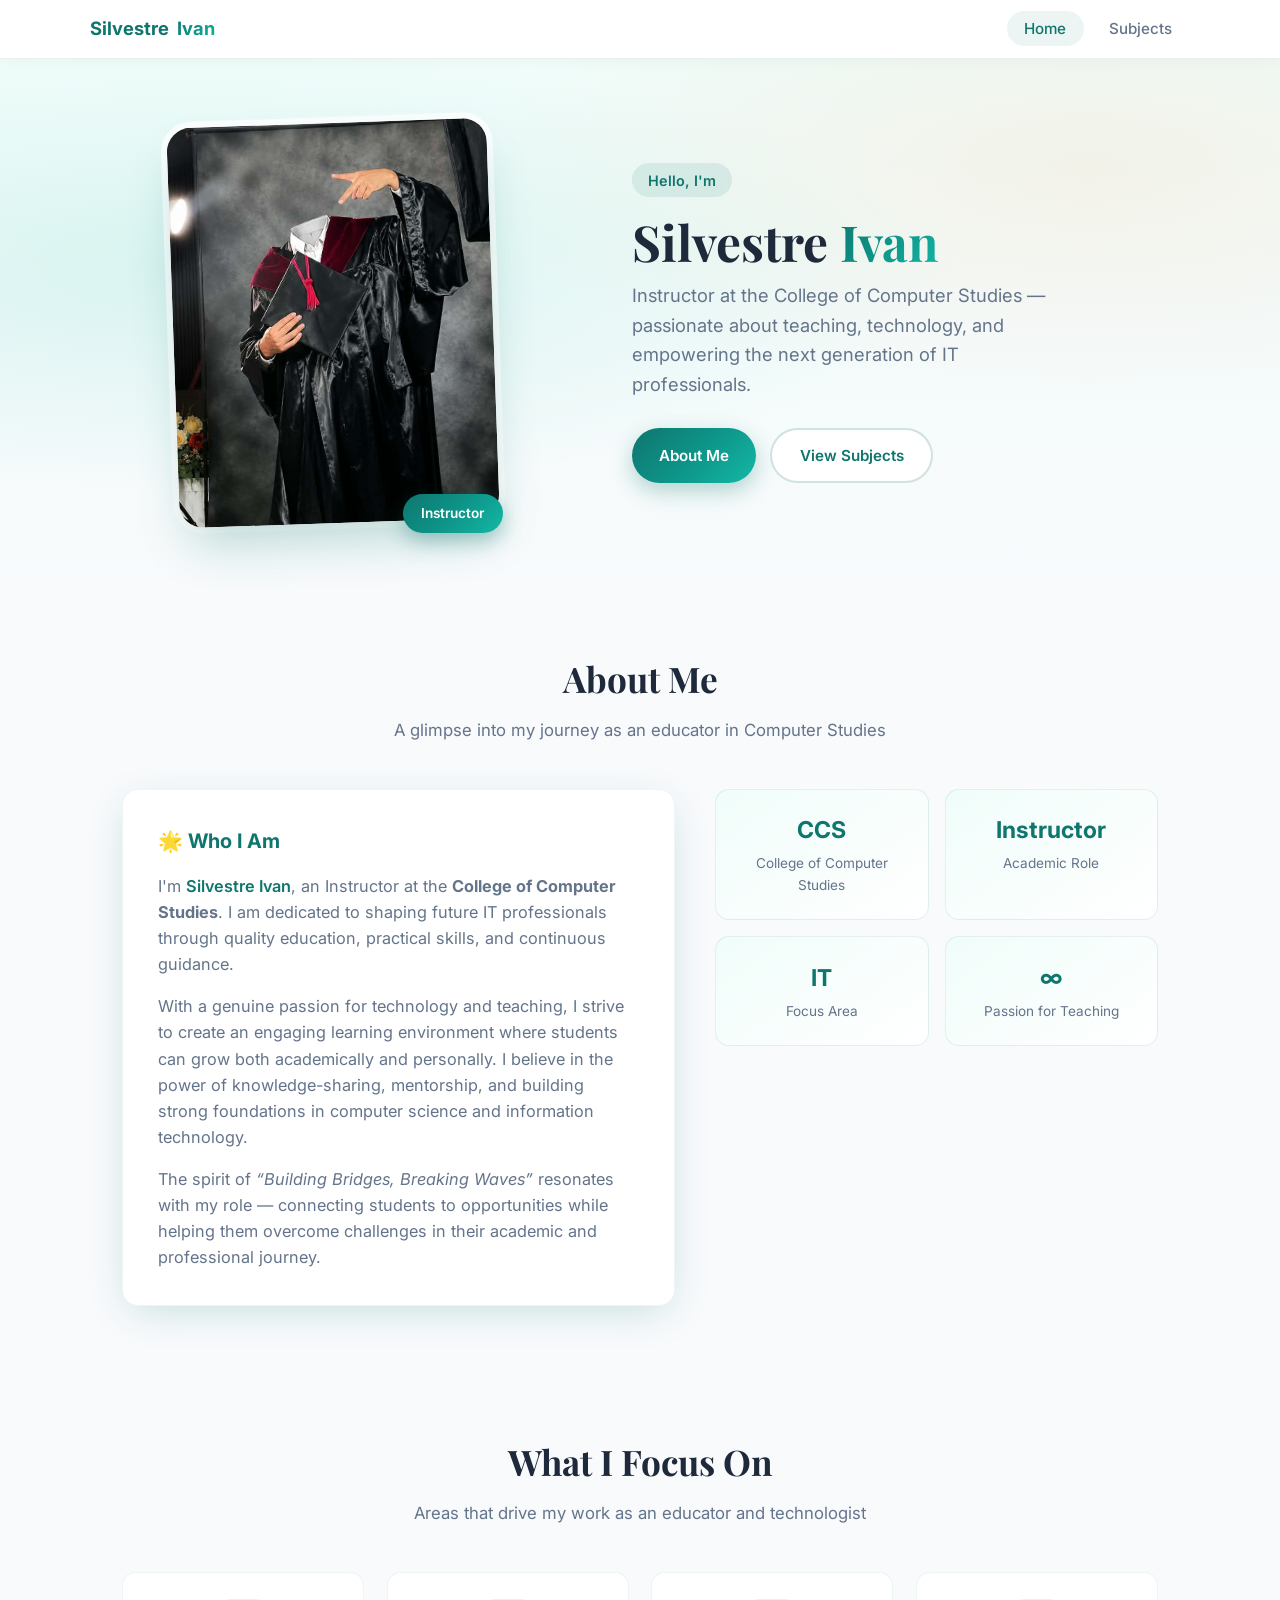
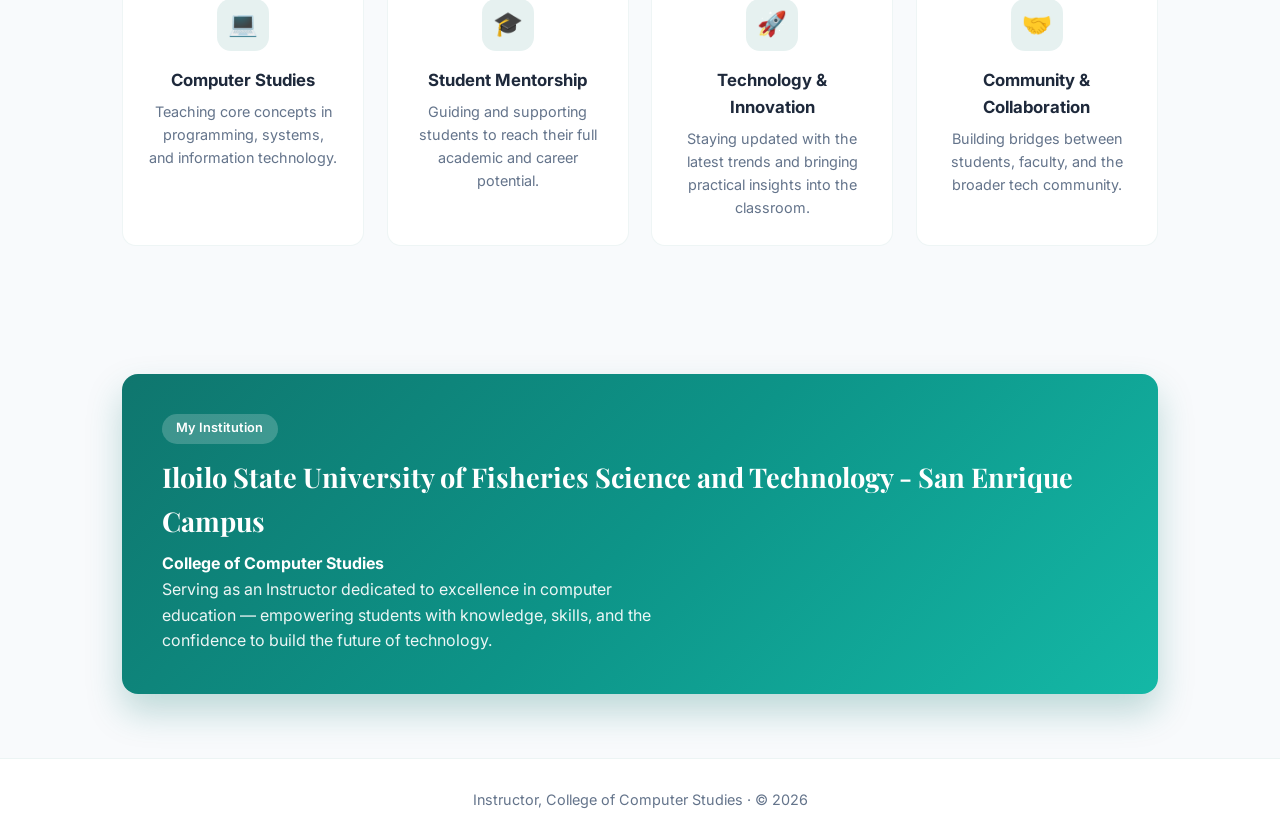
<file: index.html>
<!doctype html>
<html lang="en">
  <head>
    <meta charset="UTF-8" />
    <meta name="viewport" content="width=device-width, initial-scale=1.0" />
    <title>Silvestre Ivan | Instructor – College of Computer Studies</title>
    <link rel="preconnect" href="https://fonts.googleapis.com" />
    <link rel="preconnect" href="https://fonts.gstatic.com" crossorigin />
    <link
      href="https://fonts.googleapis.com/css2?family=Inter:wght@400;500;600;700&family=Playfair+Display:wght@600;700&display=swap"
      rel="stylesheet"
    />
    <link rel="stylesheet" href="style.css" />
  </head>
  <body>
    <!-- NAVBAR -->
    <nav class="navbar">
      <div class="nav-container">
        <a href="index.html" class="nav-logo">Silvestre <span>Ivan</span></a>
        <ul class="nav-links">
          <li><a href="index.html" class="active">Home</a></li>
          <li><a href="subjects.html">Subjects</a></li>
        </ul>
      </div>
    </nav>

    <!-- HERO -->
    <section class="hero">
      <div class="hero-content">
        <div class="photo-wrapper">
          <div class="photo-frame">
            <img src="profile.jpg" alt="Silvestre Ivan" />
          </div>
          <div class="photo-badge">Instructor</div>
        </div>

        <div class="intro">
          <span class="greeting">Hello, I'm</span>
          <h1>Silvestre <span>Ivan</span></h1>
          <p class="tagline">
            Instructor at the College of Computer Studies — passionate about
            teaching, technology, and empowering the next generation of IT
            professionals.
          </p>
          <div class="cta-group">
            <a href="#about" class="btn btn-primary">About Me</a>
            <a href="subjects.html" class="btn btn-outline">View Subjects</a>
          </div>
        </div>
      </div>
    </section>

    <!-- ABOUT -->
    <section class="section" id="about">
      <div class="section-header">
        <h2>About Me</h2>
        <p>A glimpse into my journey as an educator in Computer Studies</p>
      </div>

      <div class="about-grid">
        <div class="about-card">
          <h3>🌟 Who I Am</h3>
          <p>
            I'm <span class="highlight">Silvestre Ivan</span>, an Instructor at
            the <strong>College of Computer Studies</strong>. I am dedicated to
            shaping future IT professionals through quality education, practical
            skills, and continuous guidance.
          </p>
          <p>
            With a genuine passion for technology and teaching, I strive to
            create an engaging learning environment where students can grow both
            academically and personally. I believe in the power of
            knowledge-sharing, mentorship, and building strong foundations in
            computer science and information technology.
          </p>
          <p>
            The spirit of <em>“Building Bridges, Breaking Waves”</em> resonates
            with my role — connecting students to opportunities while helping
            them overcome challenges in their academic and professional journey.
          </p>
        </div>

        <div class="stats">
          <div class="stat-item">
            <div class="stat-number">CCS</div>
            <div class="stat-label">College of Computer Studies</div>
          </div>
          <div class="stat-item">
            <div class="stat-number">Instructor</div>
            <div class="stat-label">Academic Role</div>
          </div>
          <div class="stat-item">
            <div class="stat-number">IT</div>
            <div class="stat-label">Focus Area</div>
          </div>
          <div class="stat-item">
            <div class="stat-number">∞</div>
            <div class="stat-label">Passion for Teaching</div>
          </div>
        </div>
      </div>
    </section>

    <!-- FOCUS -->
    <section class="section">
      <div class="section-header">
        <h2>What I Focus On</h2>
        <p>Areas that drive my work as an educator and technologist</p>
      </div>

      <div class="focus-grid">
        <div class="focus-card">
          <div class="focus-icon">💻</div>
          <h4>Computer Studies</h4>
          <p>
            Teaching core concepts in programming, systems, and information
            technology.
          </p>
        </div>
        <div class="focus-card">
          <div class="focus-icon">🎓</div>
          <h4>Student Mentorship</h4>
          <p>
            Guiding and supporting students to reach their full academic and
            career potential.
          </p>
        </div>
        <div class="focus-card">
          <div class="focus-icon">🚀</div>
          <h4>Technology & Innovation</h4>
          <p>
            Staying updated with the latest trends and bringing practical
            insights into the classroom.
          </p>
        </div>
        <div class="focus-card">
          <div class="focus-icon">🤝</div>
          <h4>Community & Collaboration</h4>
          <p>
            Building bridges between students, faculty, and the broader tech
            community.
          </p>
        </div>
      </div>
    </section>

    <!-- BANNER -->
    <section class="section">
      <div class="banner">
        <span class="banner-tag">My Institution</span>
        <h3>
          Iloilo State University of Fisheries Science and Technology - San
          Enrique Campus
        </h3>
        <h4>College of Computer Studies</h4>
        <p>
          Serving as an Instructor dedicated to excellence in computer education
          — empowering students with knowledge, skills, and the confidence to
          build the future of technology.
        </p>
      </div>
    </section>

    <footer>
      <p>Instructor, College of Computer Studies · © 2026</p>
    </footer>
  </body>
</html>
</file>
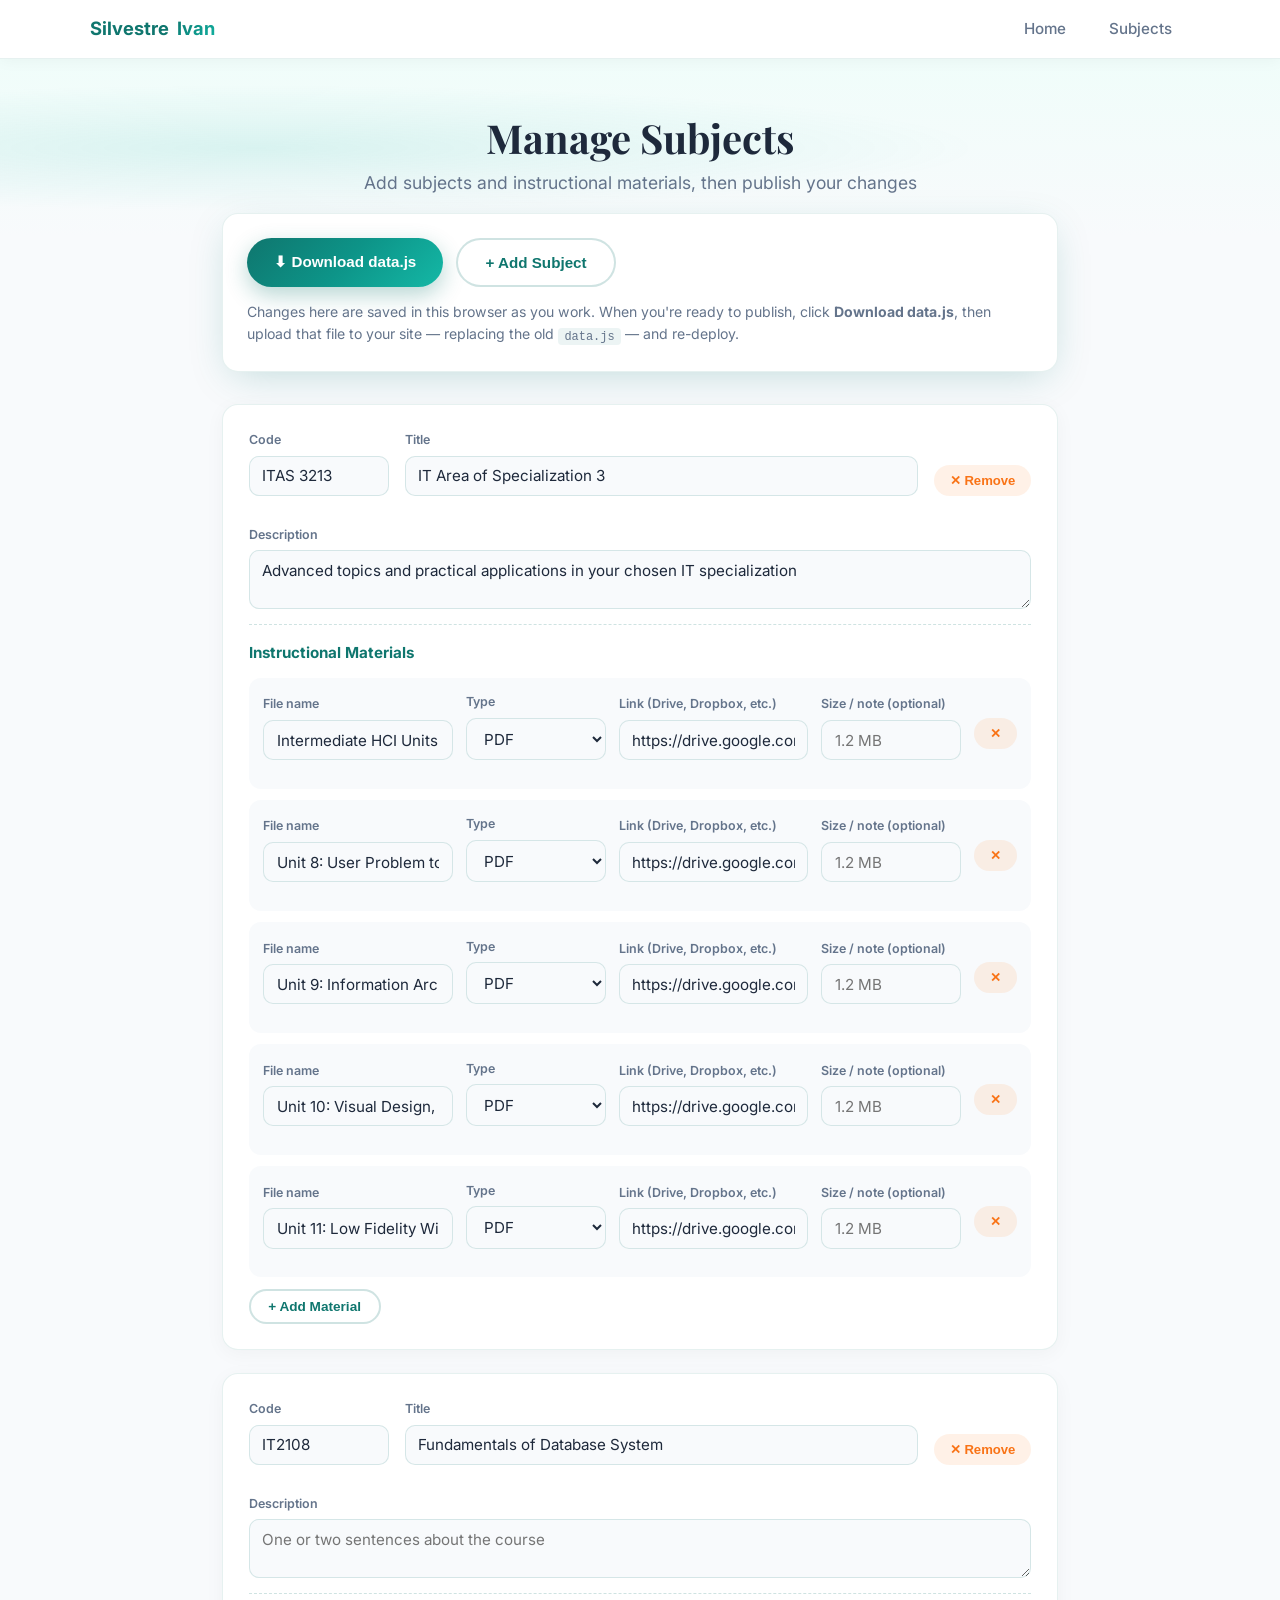
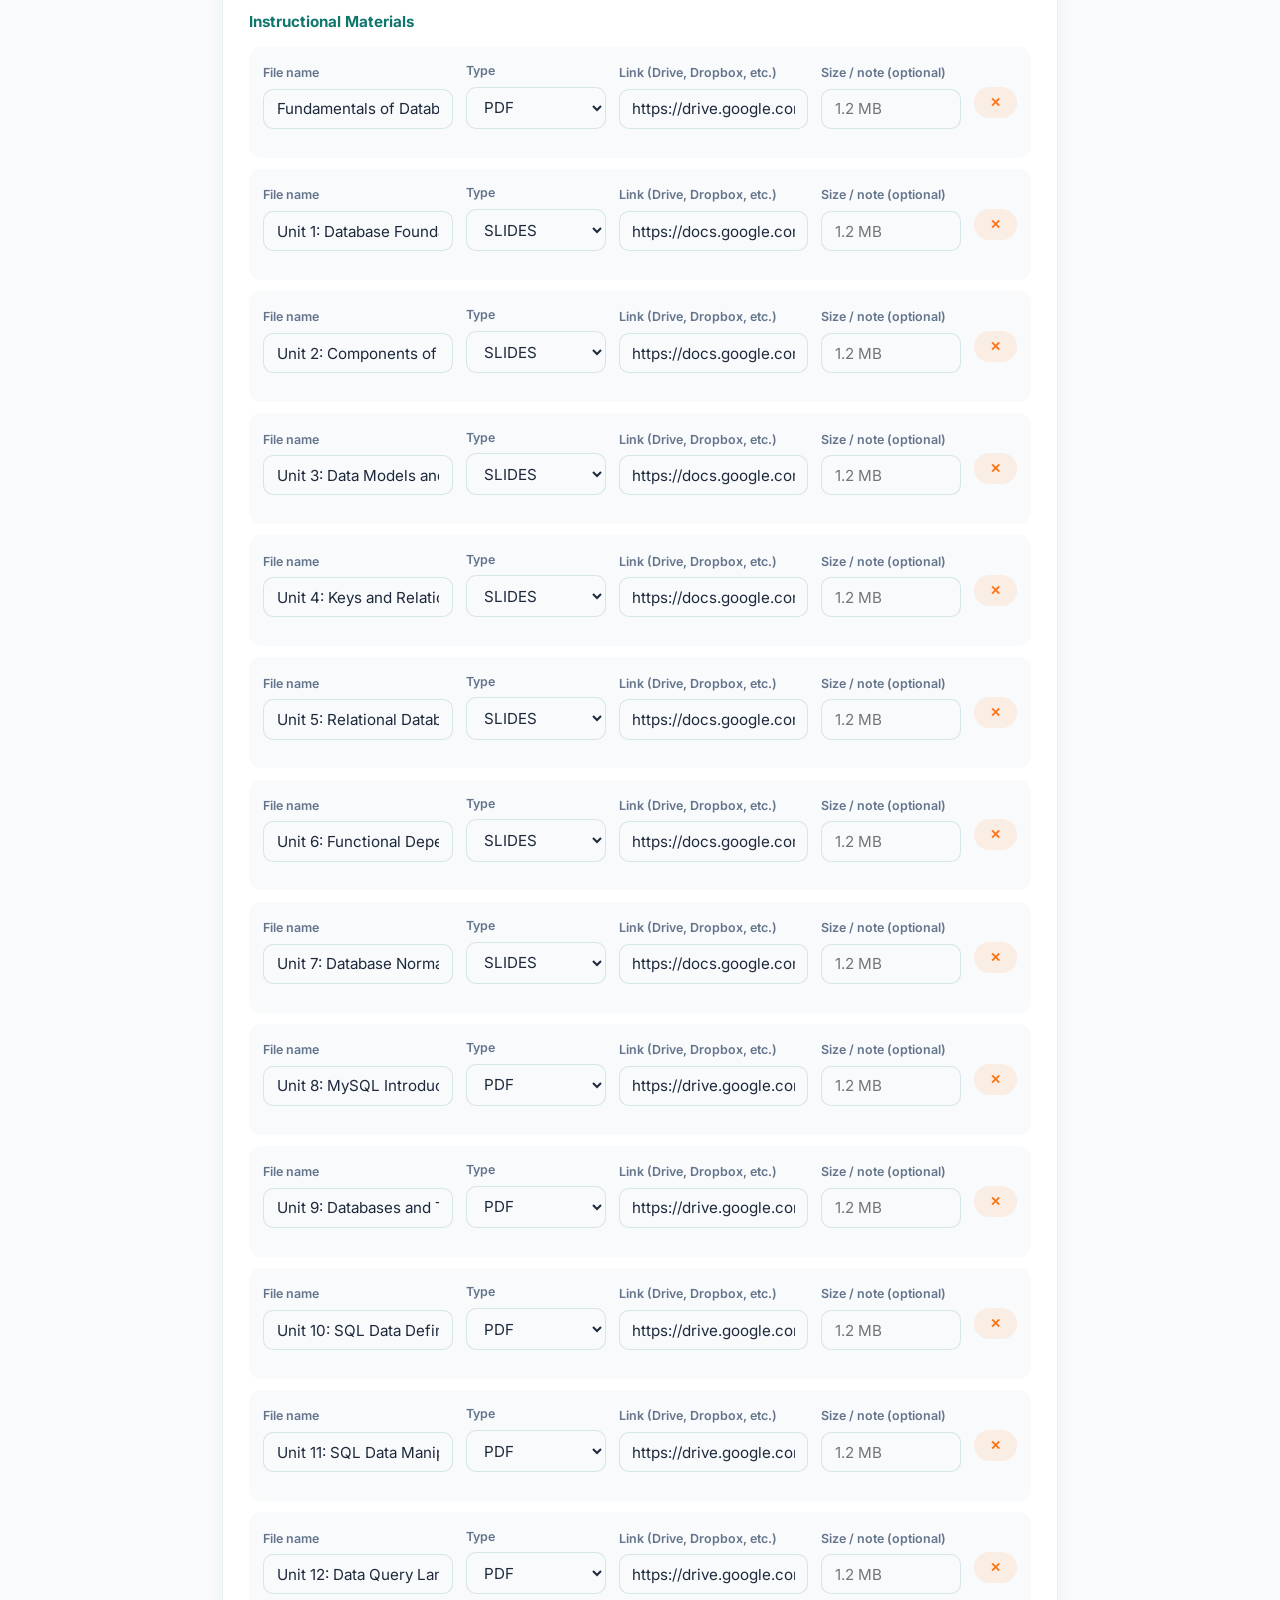
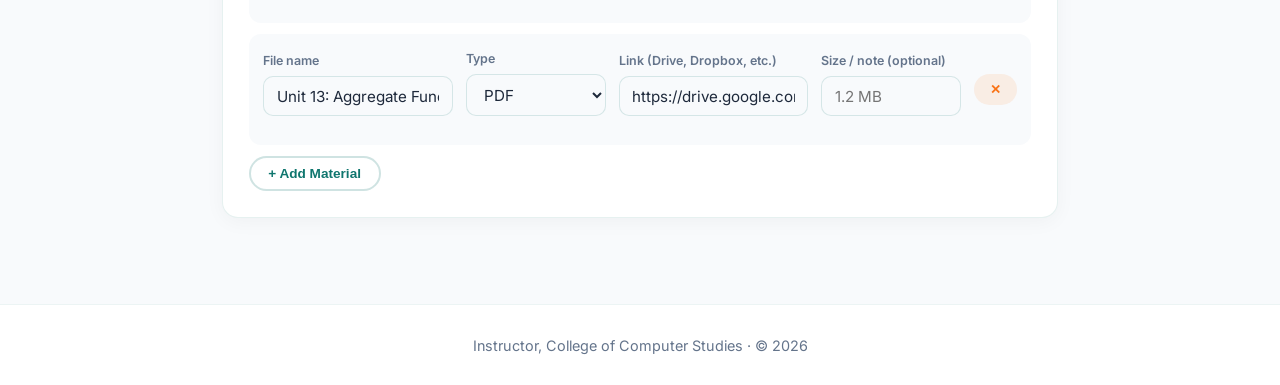
<file: admin.html>
<!DOCTYPE html>
<html lang="en">
<head>
  <meta charset="UTF-8" />
  <meta name="viewport" content="width=device-width, initial-scale=1.0" />
  <title>Manage Subjects | Silvestre Ivan</title>
  <link rel="preconnect" href="https://fonts.googleapis.com" />
  <link rel="preconnect" href="https://fonts.gstatic.com" crossorigin />
  <link href="https://fonts.googleapis.com/css2?family=Inter:wght@400;500;600;700&family=Playfair+Display:wght@600;700&display=swap" rel="stylesheet" />
  <link rel="stylesheet" href="style.css" />
</head>
<body>

  <!-- NAVBAR -->
  <nav class="navbar">
    <div class="nav-container">
      <a href="index.html" class="nav-logo">Silvestre <span>Ivan</span></a>
      <ul class="nav-links">
        <li><a href="index.html">Home</a></li>
        <li><a href="subjects.html">Subjects</a></li>
      </ul>
    </div>
  </nav>

  <!-- PAGE HEADER -->
  <div class="page-header">
    <h1>Manage Subjects</h1>
    <p>Add subjects and instructional materials, then publish your changes</p>
  </div>

  <div class="admin-wrap">

    <div class="admin-toolbar">
      <div>
        <button class="btn btn-primary" id="downloadBtn">⬇ Download data.js</button>
        <button class="btn btn-outline" id="addSubjectBtn">+ Add Subject</button>
      </div>
      <p class="admin-hint">
        Changes here are saved in this browser as you work. When you're
        ready to publish, click <strong>Download data.js</strong>, then
        upload that file to your site — replacing the old <code>data.js</code>
        — and re-deploy.
      </p>
    </div>

    <div id="admin-list"></div>

  </div>

  <footer>
    <p>Instructor, College of Computer Studies · © 2026</p>
  </footer>

  <script src="data.js"></script>
  <script src="admin.js"></script>
</body>
</html>
</file>
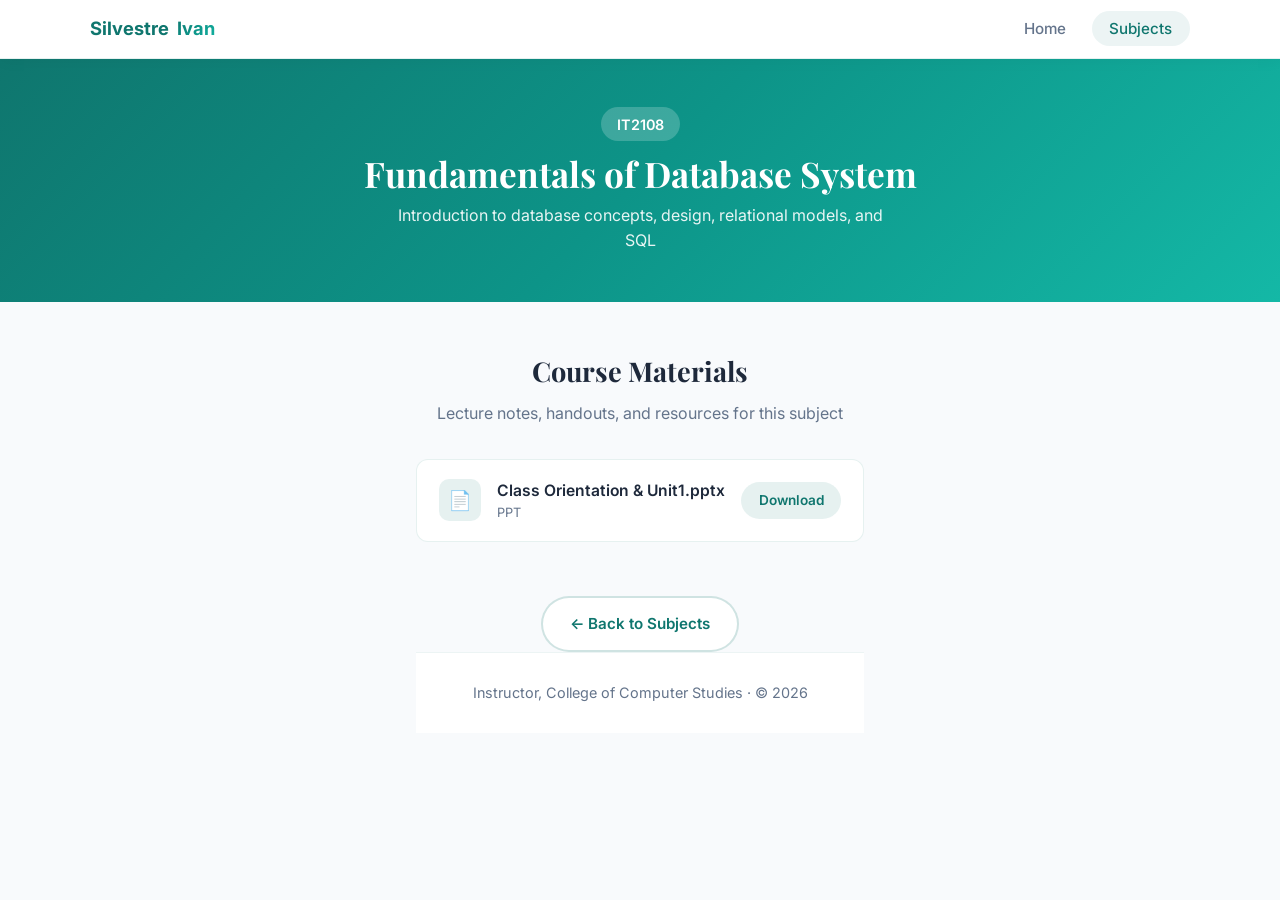
<file: it2108.html>
<!DOCTYPE html>
<html lang="en">
<head>
  <meta charset="UTF-8" />
  <meta name="viewport" content="width=device-width, initial-scale=1.0" />
  <title>IT2108 – Fundamentals of Database System | Silvestre Ivan</title>
  <link rel="preconnect" href="https://fonts.googleapis.com" />
  <link rel="preconnect" href="https://fonts.gstatic.com" crossorigin />
  <link href="https://fonts.googleapis.com/css2?family=Inter:wght@400;500;600;700&family=Playfair+Display:wght@600;700&display=swap" rel="stylesheet" />
  <link rel="stylesheet" href="style.css" />
</head>
<body>

  <!-- NAVBAR -->
  <nav class="navbar">
    <div class="nav-container">
      <a href="index.html" class="nav-logo">Silvestre <span>Ivan</span></a>
      <ul class="nav-links">
        <li><a href="index.html">Home</a></li>
        <li><a href="subjects.html" class="active">Subjects</a></li>
      </ul>
    </div>
  </nav>

  <!-- SUBJECT HERO -->
  <div class="subject-hero">
    <span class="code">IT2108</span>
    <h1>Fundamentals of Database System</h1>
    <p>Introduction to database concepts, design, relational models, and SQL</p>
  </div>

  <!-- MATERIALS -->
  <div class="materials-section">
    <h2>Course Materials</h2>
    <p>Lecture notes, handouts, and resources for this subject</p>

    <div class="file-list">
      <!-- Example file items (replace with real files later) -->
      <!-- 
      <div class="file-item">
        <div class="file-info">
          <div class="file-icon">📄</div>
          <div>
            <div class="file-name">Week 1 – Introduction to Databases.pdf</div>
            <div class="file-meta">PDF · 1.2 MB</div>
          </div>
        </div>
        <a href="files/it2108/week1.pdf" class="btn-download" download>Download</a>
      </div>
      -->

<div class="file-item">
  <div class="file-info">
    <div class="file-icon">📄</div>
    <div>
      <div class="file-name">Class Orientation & Unit1.pptx</div>
      <div class="file-meta">PPT</div>
    </div>
  </div>
  <a href="Week1-Introduction.pdf" class="btn-download" download>Download</a>
</div>

    <div style="text-align: center; margin-top: 2.5rem;">
      <a href="subjects.html" class="btn btn-outline">← Back to Subjects</a>
    </div>
  </div>

  <footer>
    <p>Instructor, College of Computer Studies · © 2026</p>
  </footer>

</body>
</html>
</file>
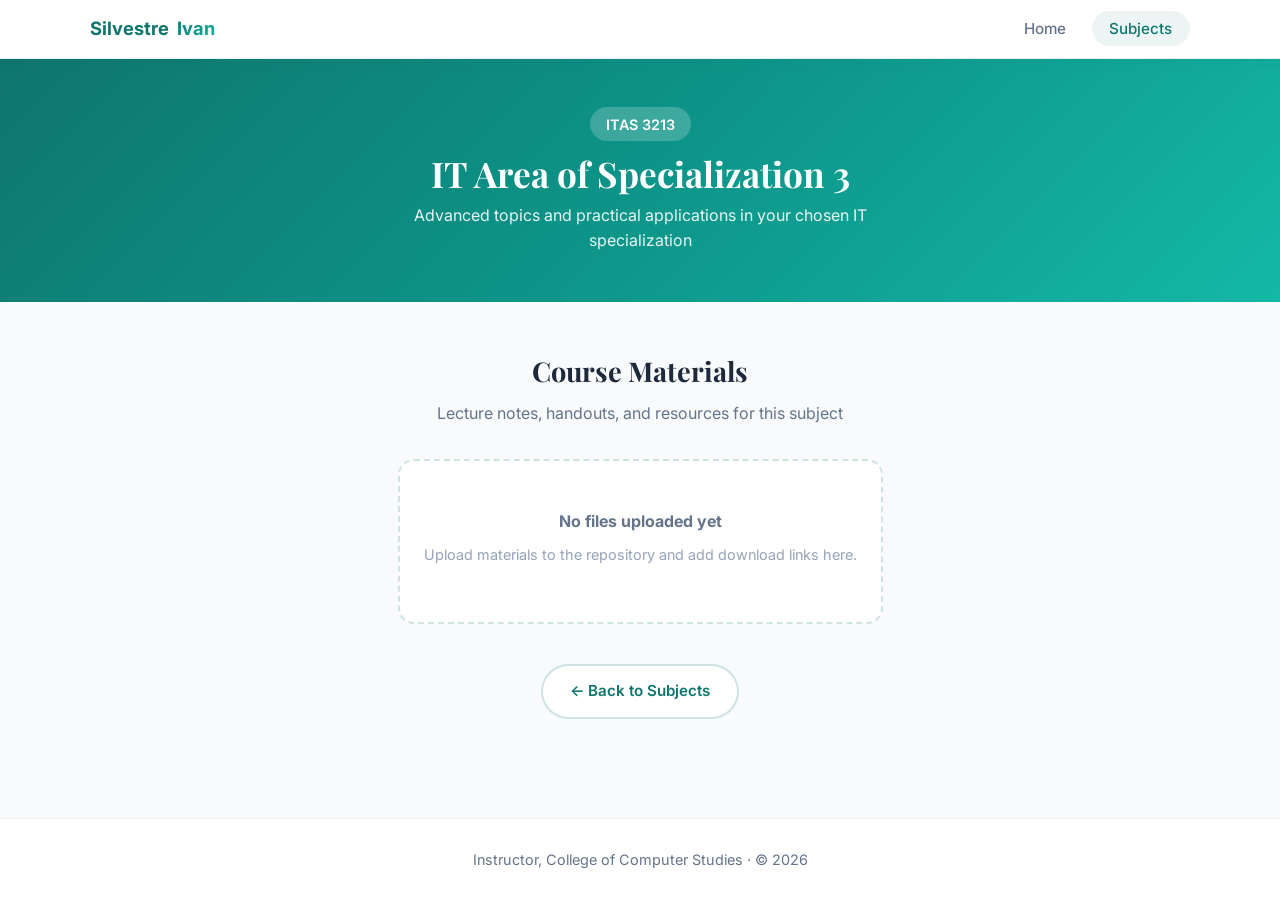
<file: itas3213.html>
<!DOCTYPE html>
<html lang="en">
<head>
  <meta charset="UTF-8" />
  <meta name="viewport" content="width=device-width, initial-scale=1.0" />
  <title>ITAS 3213 – IT Area of Specialization 3 | Silvestre Ivan</title>
  <link rel="preconnect" href="https://fonts.googleapis.com" />
  <link rel="preconnect" href="https://fonts.gstatic.com" crossorigin />
  <link href="https://fonts.googleapis.com/css2?family=Inter:wght@400;500;600;700&family=Playfair+Display:wght@600;700&display=swap" rel="stylesheet" />
  <link rel="stylesheet" href="style.css" />
</head>
<body>

  <!-- NAVBAR -->
  <nav class="navbar">
    <div class="nav-container">
      <a href="index.html" class="nav-logo">Silvestre <span>Ivan</span></a>
      <ul class="nav-links">
        <li><a href="index.html">Home</a></li>
        <li><a href="subjects.html" class="active">Subjects</a></li>
      </ul>
    </div>
  </nav>

  <!-- SUBJECT HERO -->
  <div class="subject-hero">
    <span class="code">ITAS 3213</span>
    <h1>IT Area of Specialization 3</h1>
    <p>Advanced topics and practical applications in your chosen IT specialization</p>
  </div>

  <!-- MATERIALS -->
  <div class="materials-section">
    <h2>Course Materials</h2>
    <p>Lecture notes, handouts, and resources for this subject</p>

    <div class="file-list">
      <!-- Example file items (replace with real files later) -->
      <!-- 
      <div class="file-item">
        <div class="file-info">
          <div class="file-icon">📄</div>
          <div>
            <div class="file-name">Module 1 – Overview.pdf</div>
            <div class="file-meta">PDF · 2.4 MB</div>
          </div>
        </div>
        <a href="files/itas3213/module1.pdf" class="btn-download" download>Download</a>
      </div>
      -->

      <div class="empty-state">
        <p><strong>No files uploaded yet</strong></p>
        <p class="hint">Upload materials to the repository and add download links here.</p>
      </div>
    </div>

    <div style="text-align: center; margin-top: 2.5rem;">
      <a href="subjects.html" class="btn btn-outline">← Back to Subjects</a>
    </div>
  </div>

  <footer>
    <p>Instructor, College of Computer Studies · © 2026</p>
  </footer>

</body>
</html>
</file>
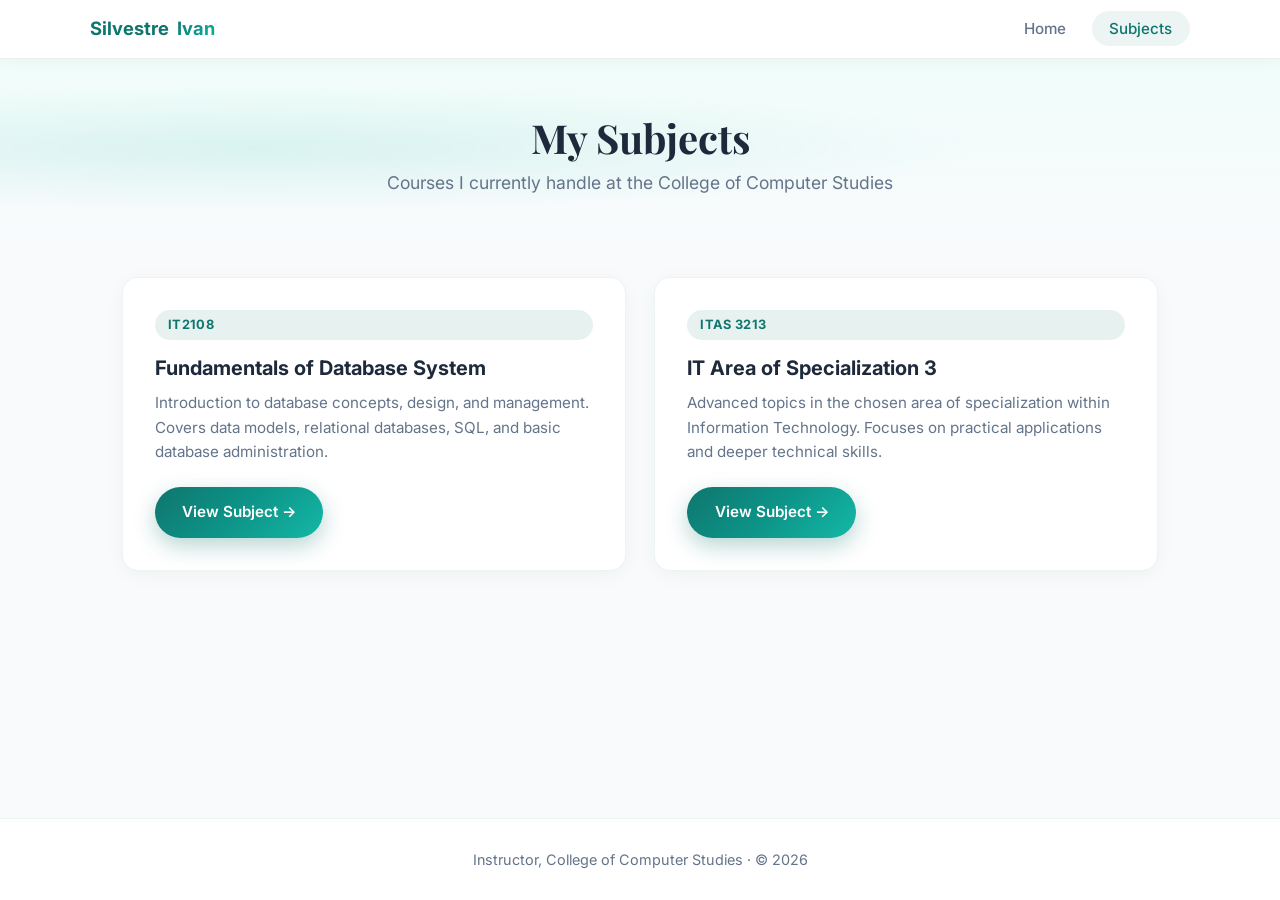
<file: subjects.html>
<!DOCTYPE html>
<html lang="en">
<head>
  <meta charset="UTF-8" />
  <meta name="viewport" content="width=device-width, initial-scale=1.0" />
  <title>Subjects | Silvestre Ivan</title>
  <link rel="preconnect" href="https://fonts.googleapis.com" />
  <link rel="preconnect" href="https://fonts.gstatic.com" crossorigin />
  <link href="https://fonts.googleapis.com/css2?family=Inter:wght@400;500;600;700&family=Playfair+Display:wght@600;700&display=swap" rel="stylesheet" />
  <link rel="stylesheet" href="style.css" />
</head>
<body>

  <!-- NAVBAR -->
  <nav class="navbar">
    <div class="nav-container">
      <a href="index.html" class="nav-logo">Silvestre <span>Ivan</span></a>
      <ul class="nav-links">
        <li><a href="index.html">Home</a></li>
        <li><a href="subjects.html" class="active">Subjects</a></li>
      </ul>
    </div>
  </nav>

  <!-- PAGE HEADER -->
  <div class="page-header">
    <h1>My Subjects</h1>
    <p>Courses I currently handle at the College of Computer Studies</p>
  </div>

  <!-- SUBJECTS GRID -->
  <div class="subjects-grid">

    <!-- IT2108 -->
    <div class="subject-card">
      <span class="subject-code">IT2108</span>
      <h3>Fundamentals of Database System</h3>
      <p>
        Introduction to database concepts, design, and management. Covers data models, relational databases, SQL, and basic database administration.
      </p>
      <a href="it2108.html" class="btn btn-primary">View Subject →</a>
    </div>

    <!-- ITAS 3213 -->
    <div class="subject-card">
      <span class="subject-code">ITAS 3213</span>
      <h3>IT Area of Specialization 3</h3>
      <p>
        Advanced topics in the chosen area of specialization within Information Technology. Focuses on practical applications and deeper technical skills.
      </p>
      <a href="itas3213.html" class="btn btn-primary">View Subject →</a>
    </div>

  </div>

  <footer>
    <p>Instructor, College of Computer Studies · © 2026</p>
  </footer>

</body>
</html>
</file>
<file: style.css>
:root {
  --primary: #0f766e;
  --primary-dark: #0d5c56;
  --primary-light: #14b8a6;
  --accent: #f97316;
  --bg: #f8fafc;
  --card: #ffffff;
  --text: #1e293b;
  --text-light: #64748b;
  --gradient: linear-gradient(135deg, #0f766e 0%, #0d9488 50%, #14b8a6 100%);
  --shadow: 0 10px 40px -10px rgba(15, 118, 110, 0.25);
  --radius: 16px;
}

* {
  margin: 0;
  padding: 0;
  box-sizing: border-box;
}

body {
  font-family: 'Inter', system-ui, -apple-system, sans-serif;
  background: var(--bg);
  color: var(--text);
  line-height: 1.6;
  min-height: 100vh;
  display: flex;
  flex-direction: column;
}

/* ===== NAVBAR ===== */
.navbar {
  background: white;
  border-bottom: 1px solid rgba(15, 118, 110, 0.1);
  padding: 0.9rem 2rem;
  position: sticky;
  top: 0;
  z-index: 100;
  box-shadow: 0 2px 15px rgba(0,0,0,0.04);
}

.nav-container {
  max-width: 1100px;
  margin: 0 auto;
  display: flex;
  align-items: center;
  justify-content: space-between;
}

.nav-logo {
  font-weight: 700;
  font-size: 1.15rem;
  color: var(--primary);
  text-decoration: none;
  display: flex;
  align-items: center;
  gap: 0.5rem;
}

.nav-logo span {
  background: var(--gradient);
  -webkit-background-clip: text;
  -webkit-text-fill-color: transparent;
  background-clip: text;
}

.nav-links {
  display: flex;
  gap: 0.5rem;
  list-style: none;
}

.nav-links a {
  text-decoration: none;
  color: var(--text-light);
  font-weight: 500;
  font-size: 0.95rem;
  padding: 0.5rem 1.1rem;
  border-radius: 50px;
  transition: all 0.25s ease;
}

.nav-links a:hover,
.nav-links a.active {
  color: var(--primary);
  background: rgba(15, 118, 110, 0.08);
}

/* ===== HERO (Home) ===== */
.hero {
  padding: 4rem 2rem;
  background: 
    radial-gradient(ellipse at 15% 40%, rgba(20, 184, 166, 0.12) 0%, transparent 50%),
    radial-gradient(ellipse at 85% 20%, rgba(249, 115, 22, 0.08) 0%, transparent 40%),
    linear-gradient(180deg, #f0fdfa 0%, #f8fafc 100%);
}

.hero-content {
  max-width: 1100px;
  margin: 0 auto;
  display: grid;
  grid-template-columns: 1fr 1.15fr;
  gap: 3.5rem;
  align-items: center;
}

.photo-wrapper {
  position: relative;
  justify-self: center;
}

.photo-frame {
  width: 320px;
  height: 400px;
  border-radius: 24px;
  overflow: hidden;
  box-shadow: 
    0 25px 50px -12px rgba(15, 118, 110, 0.3),
    0 0 0 6px rgba(255, 255, 255, 0.85);
  transform: rotate(-2deg);
  transition: transform 0.35s ease;
}

.photo-frame:hover {
  transform: rotate(0deg) scale(1.02);
}

.photo-frame img {
  width: 100%;
  height: 100%;
  object-fit: cover;
  object-position: center top;
}

.photo-badge {
  position: absolute;
  bottom: -10px;
  right: -10px;
  background: var(--gradient);
  color: white;
  padding: 0.55rem 1.15rem;
  border-radius: 50px;
  font-size: 0.85rem;
  font-weight: 600;
  box-shadow: 0 8px 20px rgba(15, 118, 110, 0.35);
}

.greeting {
  display: inline-block;
  background: rgba(15, 118, 110, 0.1);
  color: var(--primary);
  font-size: 0.9rem;
  font-weight: 600;
  padding: 0.35rem 1rem;
  border-radius: 50px;
  margin-bottom: 1rem;
}

h1 {
  font-family: 'Playfair Display', serif;
  font-size: 3.1rem;
  font-weight: 700;
  line-height: 1.15;
  margin-bottom: 0.7rem;
}

h1 span {
  background: var(--gradient);
  -webkit-background-clip: text;
  -webkit-text-fill-color: transparent;
  background-clip: text;
}

.tagline {
  font-size: 1.15rem;
  color: var(--text-light);
  margin-bottom: 1.8rem;
  max-width: 420px;
}

.btn {
  display: inline-flex;
  align-items: center;
  gap: 0.45rem;
  padding: 0.85rem 1.7rem;
  border-radius: 50px;
  font-weight: 600;
  font-size: 0.95rem;
  text-decoration: none;
  transition: all 0.3s ease;
  border: none;
  cursor: pointer;
}

.btn-primary {
  background: var(--gradient);
  color: white;
  box-shadow: 0 8px 22px rgba(15, 118, 110, 0.3);
}

.btn-primary:hover {
  transform: translateY(-3px);
  box-shadow: 0 12px 28px rgba(15, 118, 110, 0.4);
}

.btn-outline {
  background: white;
  color: var(--primary);
  border: 2px solid rgba(15, 118, 110, 0.2);
}

.btn-outline:hover {
  border-color: var(--primary);
  background: rgba(15, 118, 110, 0.05);
  transform: translateY(-2px);
}

.cta-group {
  display: flex;
  gap: 0.9rem;
  flex-wrap: wrap;
}

/* ===== SECTIONS ===== */
.section {
  padding: 4rem 2rem;
  max-width: 1100px;
  margin: 0 auto;
  width: 100%;
}

.section-header {
  text-align: center;
  margin-bottom: 2.8rem;
}

.section-header h2 {
  font-family: 'Playfair Display', serif;
  font-size: 2.2rem;
  margin-bottom: 0.6rem;
}

.section-header p {
  color: var(--text-light);
  font-size: 1.05rem;
  max-width: 500px;
  margin: 0 auto;
}

/* About */
.about-grid {
  display: grid;
  grid-template-columns: 1.25fr 1fr;
  gap: 2.5rem;
  align-items: start;
}

.about-card {
  background: var(--card);
  border-radius: var(--radius);
  padding: 2.2rem;
  box-shadow: var(--shadow);
  border: 1px solid rgba(15, 118, 110, 0.07);
}

.about-card h3 {
  font-size: 1.25rem;
  margin-bottom: 1rem;
  color: var(--primary);
}

.about-card p {
  color: var(--text-light);
  margin-bottom: 1rem;
  font-size: 1.02rem;
}

.about-card p:last-child {
  margin-bottom: 0;
}

.highlight {
  color: var(--primary);
  font-weight: 600;
}

.stats {
  display: grid;
  grid-template-columns: 1fr 1fr;
  gap: 1rem;
}

.stat-item {
  background: linear-gradient(145deg, #f0fdfa, #ffffff);
  border-radius: 14px;
  padding: 1.4rem;
  text-align: center;
  border: 1px solid rgba(15, 118, 110, 0.1);
  transition: transform 0.25s ease;
}

.stat-item:hover {
  transform: translateY(-3px);
}

.stat-number {
  font-size: 1.45rem;
  font-weight: 700;
  color: var(--primary);
}

.stat-label {
  font-size: 0.85rem;
  color: var(--text-light);
  margin-top: 0.25rem;
}

/* Focus cards */
.focus-grid {
  display: grid;
  grid-template-columns: repeat(auto-fit, minmax(220px, 1fr));
  gap: 1.4rem;
}

.focus-card {
  background: var(--card);
  border-radius: 14px;
  padding: 1.6rem;
  text-align: center;
  border: 1px solid rgba(15, 118, 110, 0.07);
  transition: all 0.3s ease;
}

.focus-card:hover {
  transform: translateY(-5px);
  box-shadow: var(--shadow);
}

.focus-icon {
  width: 52px;
  height: 52px;
  background: rgba(15, 118, 110, 0.1);
  border-radius: 14px;
  display: flex;
  align-items: center;
  justify-content: center;
  margin: 0 auto 1rem;
  font-size: 1.5rem;
}

.focus-card h4 {
  font-size: 1.05rem;
  margin-bottom: 0.4rem;
}

.focus-card p {
  font-size: 0.9rem;
  color: var(--text-light);
}

/* Banner */
.banner {
  background: var(--gradient);
  border-radius: var(--radius);
  padding: 2.5rem;
  color: white;
  box-shadow: 0 18px 35px rgba(15, 118, 110, 0.25);
}

.banner h3 {
  font-family: 'Playfair Display', serif;
  font-size: 1.7rem;
  margin-bottom: 0.5rem;
}

.banner p {
  opacity: 0.92;
  max-width: 520px;
}

.banner-tag {
  display: inline-block;
  background: rgba(255,255,255,0.2);
  padding: 0.3rem 0.9rem;
  border-radius: 50px;
  font-size: 0.8rem;
  font-weight: 600;
  margin-bottom: 0.8rem;
}

/* ===== SUBJECTS PAGE ===== */
.page-header {
  background: 
    radial-gradient(ellipse at 20% 50%, rgba(20, 184, 166, 0.12) 0%, transparent 50%),
    linear-gradient(180deg, #f0fdfa 0%, #f8fafc 100%);
  padding: 3.5rem 2rem 2.5rem;
  text-align: center;
}

.page-header h1 {
  font-size: 2.5rem;
  margin-bottom: 0.5rem;
}

.page-header p {
  color: var(--text-light);
  font-size: 1.1rem;
}

.subjects-grid {
  display: grid;
  grid-template-columns: repeat(auto-fit, minmax(300px, 1fr));
  gap: 1.8rem;
  max-width: 1100px;
  margin: 0 auto;
  padding: 2.5rem 2rem 4rem;
}

.subject-card {
  background: white;
  border-radius: var(--radius);
  padding: 2rem;
  border: 1px solid rgba(15, 118, 110, 0.08);
  box-shadow: 0 4px 20px rgba(0,0,0,0.04);
  transition: all 0.3s ease;
  display: flex;
  flex-direction: column;
}

.subject-card:hover {
  transform: translateY(-6px);
  box-shadow: var(--shadow);
  border-color: rgba(15, 118, 110, 0.2);
}

.subject-code {
  display: inline-block;
  background: rgba(15, 118, 110, 0.1);
  color: var(--primary);
  font-size: 0.8rem;
  font-weight: 700;
  padding: 0.3rem 0.8rem;
  border-radius: 50px;
  margin-bottom: 0.9rem;
  letter-spacing: 0.03em;
}

.subject-card h3 {
  font-size: 1.25rem;
  margin-bottom: 0.6rem;
  line-height: 1.35;
}

.subject-card p {
  color: var(--text-light);
  font-size: 0.95rem;
  flex-grow: 1;
  margin-bottom: 1.4rem;
}

.subject-card .btn {
  align-self: flex-start;
}

/* ===== SUBJECT DETAIL PAGE ===== */
.subject-hero {
  background: var(--gradient);
  color: white;
  padding: 3rem 2rem;
  text-align: center;
}

.subject-hero .code {
  display: inline-block;
  background: rgba(255,255,255,0.2);
  padding: 0.35rem 1rem;
  border-radius: 50px;
  font-size: 0.9rem;
  font-weight: 600;
  margin-bottom: 0.8rem;
}

.subject-hero h1 {
  font-size: 2.2rem;
  color: white;
  -webkit-text-fill-color: white;
  margin-bottom: 0.5rem;
}

.subject-hero p {
  opacity: 0.9;
  max-width: 500px;
  margin: 0 auto;
}

.materials-section {
  max-width: 800px;
  margin: 0 auto;
  padding: 3rem 2rem 4rem;
}

.materials-section h2 {
  font-family: 'Playfair Display', serif;
  font-size: 1.7rem;
  margin-bottom: 0.5rem;
  text-align: center;
}

.materials-section > p {
  text-align: center;
  color: var(--text-light);
  margin-bottom: 2rem;
}

.file-list {
  display: flex;
  flex-direction: column;
  gap: 0.9rem;
}

.file-item {
  background: white;
  border: 1px solid rgba(15, 118, 110, 0.1);
  border-radius: 12px;
  padding: 1.1rem 1.4rem;
  display: flex;
  align-items: center;
  justify-content: space-between;
  gap: 1rem;
  transition: all 0.25s ease;
}

.file-item:hover {
  border-color: rgba(15, 118, 110, 0.25);
  box-shadow: 0 4px 15px rgba(15, 118, 110, 0.1);
}

.file-info {
  display: flex;
  align-items: center;
  gap: 1rem;
}

.file-icon {
  width: 42px;
  height: 42px;
  background: rgba(15, 118, 110, 0.1);
  border-radius: 10px;
  display: flex;
  align-items: center;
  justify-content: center;
  font-size: 1.2rem;
  flex-shrink: 0;
}

.file-name {
  font-weight: 600;
  font-size: 0.98rem;
}

.file-meta {
  font-size: 0.8rem;
  color: var(--text-light);
}

.btn-download {
  background: rgba(15, 118, 110, 0.1);
  color: var(--primary);
  padding: 0.5rem 1.1rem;
  border-radius: 50px;
  font-size: 0.85rem;
  font-weight: 600;
  text-decoration: none;
  transition: all 0.25s ease;
  white-space: nowrap;
}

.btn-download:hover {
  background: var(--primary);
  color: white;
}

.empty-state {
  text-align: center;
  padding: 3rem 1.5rem;
  background: white;
  border-radius: var(--radius);
  border: 2px dashed rgba(15, 118, 110, 0.2);
}

.empty-state p {
  color: var(--text-light);
  margin-bottom: 0.5rem;
}

.empty-state .hint {
  font-size: 0.9rem;
  color: #94a3b8;
}

/* ===== FOOTER ===== */
footer {
  margin-top: auto;
  text-align: center;
  padding: 1.8rem;
  color: var(--text-light);
  font-size: 0.9rem;
  border-top: 1px solid rgba(15, 118, 110, 0.08);
  background: white;
}

/* ===== RESPONSIVE ===== */
@media (max-width: 900px) {
  .hero-content {
    grid-template-columns: 1fr;
    text-align: center;
    gap: 2.2rem;
  }

  .photo-frame {
    width: 260px;
    height: 330px;
    transform: none;
  }

  h1 {
    font-size: 2.4rem;
  }

  .tagline {
    margin-left: auto;
    margin-right: auto;
  }

  .cta-group {
    justify-content: center;
  }

  .about-grid {
    grid-template-columns: 1fr;
  }

  .nav-container {
    flex-direction: column;
    gap: 0.8rem;
  }
}

@media (max-width: 500px) {
  .navbar {
    padding: 0.8rem 1rem;
  }

  .hero, .section, .page-header {
    padding-left: 1.2rem;
    padding-right: 1.2rem;
  }

  h1 {
    font-size: 2rem;
  }

  .photo-frame {
    width: 220px;
    height: 280px;
  }

  .subject-hero h1 {
    font-size: 1.7rem;
  }
}

/* ===== ADMIN PAGE ===== */
.admin-wrap {
  max-width: 900px;
  margin: 0 auto;
  padding: 0 2rem 4rem;
}

.admin-toolbar {
  background: white;
  border: 1px solid rgba(15, 118, 110, 0.1);
  border-radius: var(--radius);
  padding: 1.5rem;
  margin: -1.5rem auto 2rem;
  box-shadow: var(--shadow);
  display: flex;
  flex-direction: column;
  gap: 0.9rem;
}

.admin-toolbar > div {
  display: flex;
  gap: 0.8rem;
  flex-wrap: wrap;
}

.admin-hint {
  color: var(--text-light);
  font-size: 0.88rem;
  margin: 0;
}

.admin-hint code {
  background: rgba(15, 118, 110, 0.08);
  padding: 0.1rem 0.4rem;
  border-radius: 4px;
  font-size: 0.85em;
}

.admin-subject-card {
  background: white;
  border: 1px solid rgba(15, 118, 110, 0.1);
  border-radius: var(--radius);
  padding: 1.6rem;
  margin-bottom: 1.4rem;
  box-shadow: 0 4px 20px rgba(0, 0, 0, 0.04);
}

.admin-subject-head {
  display: flex;
  gap: 1rem;
  align-items: flex-end;
  flex-wrap: wrap;
  margin-bottom: 0.9rem;
}

.field-group {
  display: flex;
  flex-direction: column;
  gap: 0.35rem;
  flex: 1;
  min-width: 160px;
  margin-bottom: 0.9rem;
}

.field-group-narrow {
  flex: 0 0 140px;
  min-width: 120px;
}

.field-group label {
  font-size: 0.78rem;
  font-weight: 600;
  color: var(--text-light);
}

.field-group input,
.field-group select,
.field-group textarea {
  font-family: 'Inter', system-ui, sans-serif;
  font-size: 0.95rem;
  color: var(--text);
  padding: 0.6rem 0.8rem;
  border: 1.5px solid rgba(15, 118, 110, 0.15);
  border-radius: 10px;
  background: var(--bg);
  outline: none;
  transition: border-color 0.2s ease;
  width: 100%;
}

.field-group input:focus,
.field-group select:focus,
.field-group textarea:focus {
  border-color: var(--primary-light);
}

.field-group textarea {
  resize: vertical;
  min-height: 2.4rem;
}

.admin-materials-block {
  border-top: 1px dashed rgba(15, 118, 110, 0.2);
  padding-top: 1rem;
  margin-top: 0.4rem;
}

.admin-materials-block h4 {
  font-size: 0.95rem;
  color: var(--primary);
  margin-bottom: 0.8rem;
}

.material-edit-row {
  display: flex;
  gap: 0.8rem;
  align-items: flex-end;
  flex-wrap: wrap;
  background: var(--bg);
  border-radius: 12px;
  padding: 0.9rem;
  margin-bottom: 0.7rem;
}

.btn-small {
  padding: 0.5rem 1.1rem;
  font-size: 0.85rem;
}

.btn-icon-danger {
  background: rgba(249, 115, 22, 0.1);
  color: var(--accent);
  border: none;
  border-radius: 50px;
  padding: 0.5rem 1rem;
  font-size: 0.82rem;
  font-weight: 600;
  cursor: pointer;
  transition: background 0.2s ease;
  white-space: nowrap;
  margin-bottom: 0.9rem;
}

.btn-icon-danger:hover {
  background: rgba(249, 115, 22, 0.2);
}

.material-edit-row .btn-icon-danger {
  margin-bottom: 0;
  align-self: center;
}

@media (max-width: 640px) {
  .admin-toolbar { margin-top: 0; }
  .field-group-narrow { flex: 1 1 100%; }
}
</file>
